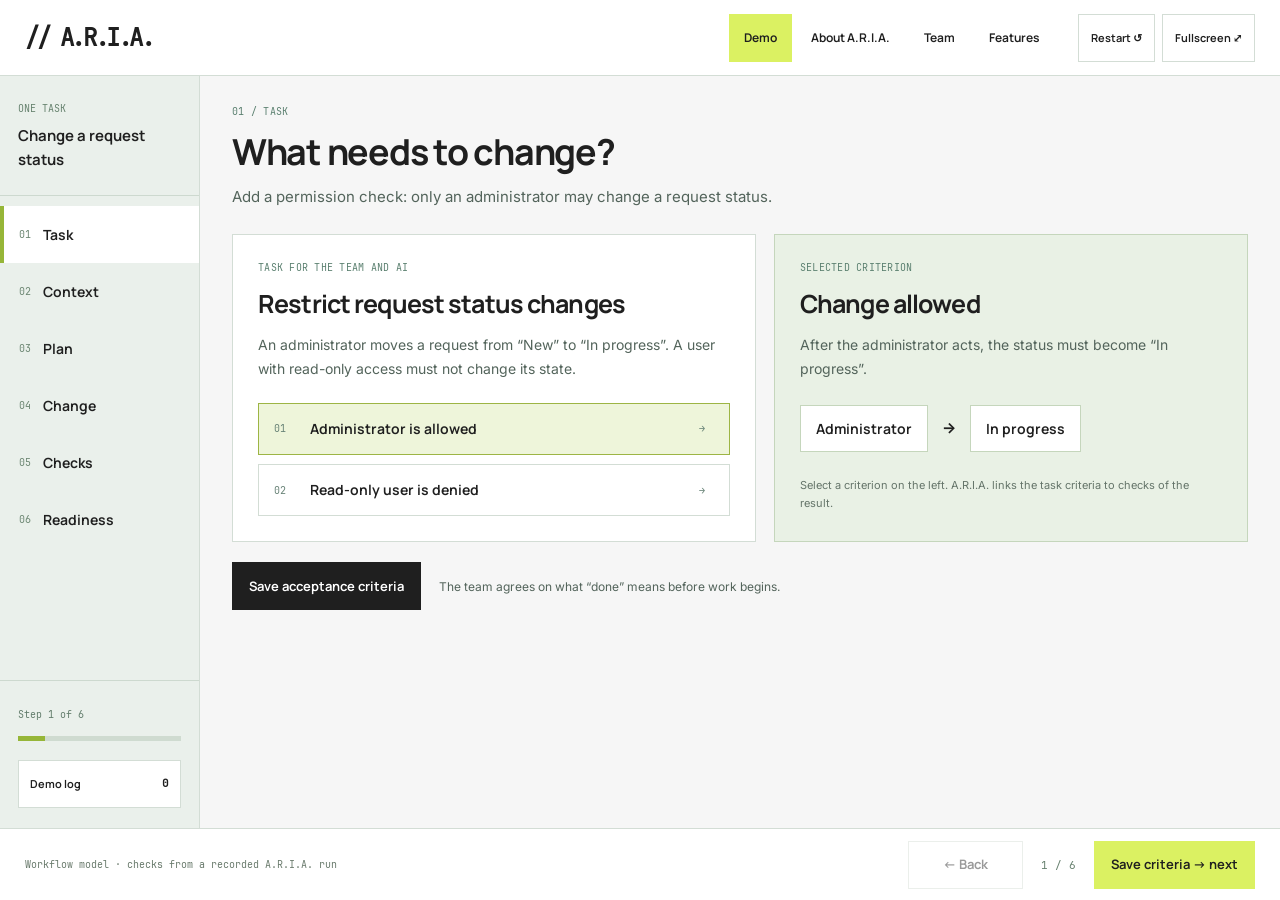
<file: index.html>
<!doctype html>
<html lang="en">
<head>
  <meta charset="utf-8">
  <meta name="viewport" content="width=device-width, initial-scale=1, viewport-fit=cover">
  <meta name="theme-color" content="#1f1f1f">
  <meta name="description" content="Interactive A.R.I.A. demo for tablets. Task, context, plan, code changes, checks and acceptance.">
  <title>// A.R.I.A. — interactive demo</title>
  <link rel="stylesheet" href="styles/main.css">
  <script defer src="data/demo-data.js"></script>
  <script defer src="data/evidence-data.js"></script>
  <script defer src="scripts/demo-engine.js"></script>
  <script defer src="scripts/app.js"></script>
</head>
<body>
  <a class="skip" href="#workspace">Skip to demo</a>
  <div class="app-shell">
    <header class="app-header">
      <a class="wordmark" href="#" id="brand-home" aria-label="A.R.I.A. — go to demo">// A.R.I.A.</a>
      <nav class="app-tabs" aria-label="App sections">
        <button type="button" data-view="demo" aria-current="page">Demo</button>
        <button type="button" data-view="about">About A.R.I.A.</button>
        <button type="button" data-view="team">Team</button>
        <button type="button" data-view="functions">Features</button>
      </nav>
      <div class="header-tools"><button type="button" id="reset-demo" title="Restart the demo">Restart ↺</button><button type="button" id="fullscreen" title="Fullscreen mode">Fullscreen ⤢</button></div>
    </header>
    <main id="workspace" class="workspace" tabindex="-1">
      <aside class="scenario-rail" id="scenario-rail">
        <div class="rail-heading"><span>ONE TASK</span><strong>Change a request status</strong></div>
        <nav id="step-nav" aria-label="Task stages"></nav>
        <div class="rail-progress"><span id="progress-label">Getting started</span><div class="progress-track"><span id="progress-fill"></span></div><button type="button" id="open-journal">Demo log <span id="journal-count">0</span></button></div>
      </aside>
      <section class="screen" id="screen" aria-label="A.R.I.A. demo" tabindex="-1"></section>
    </main>
    <footer class="app-footer"><div id="footer-note">Interactive workflow model · checks from a recorded A.R.I.A. run</div><div class="footer-nav" id="footer-nav"><button type="button" id="prev-step">← Back</button><span id="step-counter">1 / 6</span><button type="button" id="next-step" class="primary">Next →</button></div></footer>
  </div>
  <dialog id="info-dialog" class="info-dialog"><div class="dialog-top"><h2 id="dialog-title">Evidence</h2><button type="button" id="close-dialog" aria-label="Close dialog">Close ×</button></div><div id="dialog-body"></div></dialog>
  <div class="toast" id="toast" role="status" hidden></div>
  <noscript><p class="noscript">Enable JavaScript to use the interactive demo.</p></noscript>
</body>
</html>
</file>
<file: styles/main.css>
@font-face{font-family:Manrope;src:url('../assets/fonts/Manrope-Variable.ttf') format('truetype');font-weight:200 800;font-display:swap}
@font-face{font-family:Inter;src:url('../assets/fonts/Inter-Variable.ttf') format('truetype');font-weight:100 900;font-display:swap}
@font-face{font-family:Mono;src:url('../assets/fonts/JetBrainsMono-Regular.ttf') format('truetype');font-display:swap}
:root{--ink:#1f1f1f;--lime:#dbf162;--sage:#7ca5a5;--paper:#f6f6f6;--peach:#faad73;--line:#d3ddd5;--muted:#53645b;--heading:Manrope,'Segoe UI',sans-serif;--body:Inter,'Segoe UI',sans-serif;--mono:Mono,Consolas,monospace}
*{box-sizing:border-box}body{margin:0;background:var(--paper);color:var(--ink);font:15px/1.6 var(--body)}h1,h2,h3,p{margin:0}h1,h2,h3{font-family:var(--heading);line-height:1.2;letter-spacing:-.035em}button,a,input,summary{-webkit-tap-highlight-color:transparent}button,input{font:inherit}button{cursor:pointer;min-height:46px;padding:11px 16px;border:1px solid var(--line);background:#fff;color:var(--ink);font:650 13px/1.45 var(--heading);touch-action:manipulation}button:hover{border-color:#829c89}button:disabled{opacity:.45;cursor:default}button:focus-visible,a:focus-visible,input:focus-visible,summary:focus-visible{outline:3px solid #51659c;outline-offset:3px}a{color:inherit;text-decoration:none}[hidden]{display:none!important}.skip{position:absolute;top:-80px;left:20px;padding:13px;background:var(--lime);z-index:30}.skip:focus{top:10px}.app-shell{height:100vh;height:100dvh;display:grid;grid-template-rows:auto minmax(0,1fr) auto;overflow:hidden}.app-header{display:flex;align-items:center;gap:24px;min-height:76px;padding:10px 25px;background:#fff;border-bottom:1px solid var(--line)}.wordmark{font:700 24px/1 var(--mono);letter-spacing:-.1em;white-space:nowrap}.app-tabs{display:flex;gap:4px;margin-left:auto}.app-tabs button{border:0;background:transparent;padding:12px 15px;font-size:12px}.app-tabs button[aria-current=page]{background:var(--lime)}.header-tools{display:flex;gap:7px}.header-tools button{font-size:11px;padding:10px 12px}.workspace{display:grid;grid-template-columns:200px minmax(0,1fr);overflow:hidden;min-height:0}.workspace.wide{grid-template-columns:1fr}.scenario-rail{border-right:1px solid var(--line);background:#eaf0eb;display:flex;flex-direction:column;overflow:auto}.rail-heading{padding:26px 18px 23px;border-bottom:1px solid #cdd9cf}.rail-heading>span{display:block;font:10px var(--mono);color:#67836f;margin-bottom:9px}.rail-heading strong{font:650 15px/1.35 var(--heading)}#step-nav{padding:10px 0}#step-nav button{display:flex;align-items:center;width:100%;gap:12px;border:0;border-left:4px solid transparent;background:transparent;text-align:left;min-height:57px;padding:15px 15px}#step-nav button>span{font:10px var(--mono);color:#6d8773}#step-nav strong{font:650 14px var(--heading)}#step-nav small{margin-left:auto;color:#6c9169}#step-nav button[aria-current=step]{background:#fff;border-left-color:#96b638}.rail-progress{margin-top:auto;padding:20px 18px;border-top:1px solid #cdd9cf}.rail-progress>span{font:10px var(--mono);color:#637d6c}.progress-track{background:#cfdbd0;height:5px;margin:11px 0 19px}.progress-track span{display:block;height:100%;background:#96b638}.rail-progress button{width:100%;text-align:left;font-size:11px;padding:10px 11px}.rail-progress button span{float:right;padding-left:8px;font-family:var(--mono)}.screen{overflow:auto;padding:28px 32px 34px;min-width:0;min-height:0;overscroll-behavior:contain}.screen-heading{max-width:1050px;margin-bottom:25px}.eyebrow{display:block;font:10px/1.5 var(--mono);letter-spacing:.025em;color:#5b8070}.screen-heading h1{font-size:clamp(28px,2.8vw,40px);margin:11px 0 12px}.screen-heading>p{max-width:880px;font-size:15px;line-height:1.6;color:var(--muted)}.two-columns{display:grid;grid-template-columns:minmax(0,1.05fr) minmax(0,.95fr);gap:18px;align-items:stretch}.panel{padding:25px;border:1px solid var(--line);background:#fff;min-width:0}.panel h2{font-size:25px;margin:14px 0}.panel>p{font-size:14px;line-height:1.7;color:var(--muted)}.panel.accent{background:#e9f1e5;border-color:#c5d6bc}.panel-top{display:flex;align-items:center;justify-content:space-between;gap:12px;flex-wrap:wrap}.panel-top .eyebrow{margin:0}.version-badge,.pill{display:inline-block;padding:7px 9px;font:10px/1.45 var(--mono);background:#f0f3eb;color:#5b735b}.accent .pill{background:#fff}.primary{background:var(--ink);color:#fff;border-color:var(--ink)}.primary:hover{background:#3e5847;border-color:#3e5847}.secondary{background:#fff}.action-row{display:flex;flex-wrap:wrap;gap:10px;margin-top:20px}.action-row button{flex:0 1 auto}.stage-action{display:flex;align-items:center;gap:18px;flex-wrap:wrap;margin-top:20px}.stage-action>span{font-size:12px;color:var(--muted)}.notice{padding:15px 17px;border:1px solid var(--line);background:#f1f5ef;font-size:13px;line-height:1.6;margin-top:18px;min-width:0}.notice.good{background:#edf5d8;border-color:#c4d797}.notice.warn{background:#fff0df;border-color:#e9c5a5}.stage-action .notice{margin-top:0}.criteria{display:grid;gap:9px;margin-top:22px}.choice-row{display:grid;grid-template-columns:24px 1fr 15px;gap:12px;text-align:left;align-items:center;padding:15px}.choice-row>span{font:10px var(--mono);color:#678276}.choice-row strong{font:650 14px/1.45 var(--heading)}.choice-row.selected{border-color:#9db544;background:#eef5da}.mini-flow{display:flex;align-items:center;gap:14px;margin:24px 0}.mini-flow span{padding:13px 15px;background:#fff;border:1px solid #c5d6bc;font:650 14px var(--heading)}.small{font-size:11px!important;line-height:1.65!important;color:#65756a!important;margin-top:18px}.component-map{display:grid;grid-template-columns:1fr;gap:10px;margin:21px 0}.component{display:flex;gap:15px;align-items:center;text-align:left;min-height:70px}.component>span{font:10px var(--mono);color:#628373}.component strong{font:650 17px var(--heading)}.component small{margin-left:auto;white-space:nowrap;color:#617b68;font:10px var(--mono)}.component.selected{background:#eaf4d6;border-color:#9db544}.file-path{font:12px/1.7 var(--mono);overflow-wrap:anywhere;padding:17px;background:#fff;border:1px solid #c5d6bc;margin-top:26px}.role-note{margin-top:22px;padding:18px 20px;border-left:3px solid var(--sage);background:#edf3ef}.role-note strong{font:650 15px var(--heading)}.role-note p{font-size:13px;line-height:1.65;color:var(--muted);margin-top:7px}.task-row{display:flex;align-items:start;gap:15px;border-bottom:1px solid var(--line);padding:18px 0}.task-row:first-child{padding-top:0}.task-row>span:first-child{font:11px var(--mono);color:#628373;padding-top:4px}.task-row>div{flex:1}.task-row strong{font:650 17px/1.3 var(--heading)}.task-row p{font-size:12px;color:var(--muted);margin-top:7px}.task-row .pill{white-space:nowrap;font-size:9px}.segmented{display:flex;gap:4px;padding:4px;background:#dfe8dc;margin:17px 0}.segmented button{flex:1;border:1px solid transparent;background:transparent;font-size:12px}.segmented button.active{background:#fff;border-color:#bbcdb2}.request-status{display:flex;justify-content:space-between;gap:15px;align-items:center;padding:23px 20px;background:#f1f3ef;margin:21px 0;border-left:4px solid #a3b0a5}.request-status span{font-size:12px;color:#6a7a6c}.request-status strong{font:650 26px var(--heading)}.request-status.in-progress{background:#eff6d8;border-left-color:#a4bd43}.control-label{display:block;font:11px var(--mono);color:#657a6b}.inline-details{margin-top:22px;border-top:1px solid #c5d6bc;padding-top:16px}.inline-details summary{font-size:12px;cursor:pointer;min-height:44px;display:list-item}.inline-details pre{margin-top:8px}.screen pre{white-space:pre-wrap;overflow-wrap:anywhere;font:11px/1.65 var(--mono);padding:17px;background:#1f2922;color:#e5f0d4;margin:18px 0;max-width:100%;overflow:auto}.check-row{display:flex;gap:16px;align-items:start;border-bottom:1px solid var(--line);padding:23px 0}.check-icon{font:25px/1 var(--heading);color:#8d9c8f;padding-top:2px}.check-icon.passed{color:#5d8831}.check-icon.failed{color:#bd7035}.check-row strong{font:650 17px/1.4 var(--heading)}.check-row p{font-size:12px;color:var(--muted);margin-top:6px}.output-panel{background:#eaf0eb}.record-stamp{display:block;font:10px var(--mono);color:#677c6b;margin-top:9px}.output-summary{font:650 16px var(--heading);padding:15px 17px;background:#fff}.empty-state{padding:30px 7px;text-align:center;color:#65806a}.empty-state>span{display:block;font:50px/1 var(--heading);color:#9aae96}.empty-state h2{font-size:24px;margin:21px 0 12px}.empty-state p{font-size:13px;line-height:1.6;max-width:320px;margin-inline:auto}.summary-row{display:flex;justify-content:space-between;gap:16px;border-bottom:1px solid var(--line);padding:18px 0;font-size:12px;align-items:center}.summary-row>span{color:#647966}.summary-row strong{font:650 13px/1.45 var(--heading);text-align:right;max-width:65%}.challenge{margin-top:25px;padding:21px;background:#f5f3ed;border:1px solid #dfd9ca}.challenge strong{font:650 15px/1.4 var(--heading)}.challenge p{font-size:12px;line-height:1.6;color:#677565;margin:11px 0 17px}.decision-panel{background:#fff0df;border-color:#e5c4a3}.decision-panel.good-panel{background:#edf5d8;border-color:#c4d797}.decision-icon{display:block;font:60px/1 var(--heading);margin:28px 0 13px;color:#af723e}.good-panel .decision-icon{color:#688c36}.decision-panel h2{font-size:29px}.app-footer{display:flex;align-items:center;gap:25px;min-height:72px;padding:11px 25px;background:#fff;border-top:1px solid var(--line)}#footer-note{font:10px/1.6 var(--mono);color:#6a7b6d;max-width:550px}.footer-nav{display:flex;align-items:center;gap:18px;margin-left:auto}.footer-nav button{min-width:115px}.footer-nav>span{font:11px var(--mono);color:#67816f;white-space:nowrap}.footer-nav .primary{background:var(--lime);color:var(--ink);border-color:var(--lime)}.about-grid{display:grid;grid-template-columns:1fr 1fr;gap:18px}.about-grid .panel>button{margin-top:20px}.plain-list{padding-left:21px;font-size:14px;line-height:1.7;color:var(--muted);margin:17px 0}.plain-list li{margin-bottom:12px}.process-strip{display:grid;grid-template-columns:repeat(5,minmax(0,1fr));gap:10px;margin-top:20px}.process-strip button{text-align:left;display:flex;flex-direction:column;gap:12px;padding:18px}.process-strip span{font:10px var(--mono);color:#628373}.process-strip strong{font:650 15px var(--heading)}.process-strip small{font:9px/1.4 var(--mono);color:#70826e}.team-scope{display:flex;gap:25px;align-items:center;border:1px solid #c5d6bc;background:#e8f0e2;padding:19px 23px;margin-bottom:18px}.team-scope>span:first-child{font:10px var(--mono);color:#628373}.team-scope strong{font:650 17px var(--heading)}.team-scope .pill{margin-left:auto;background:#fff}.screen-note{font-size:11px;color:#6a7b6b;margin-top:20px;max-width:850px}.search{display:flex;gap:18px;align-items:center;padding:14px 18px;background:#fff;border:1px solid var(--line);margin-bottom:20px}.search>span{font:11px var(--mono);white-space:nowrap;color:#657b6b}.search input{border:0;min-height:44px;min-width:0;width:100%;background:transparent;font-size:14px}.feature-grid{display:grid;grid-template-columns:repeat(3,minmax(0,1fr));gap:15px}.feature-card{display:flex;flex-direction:column;text-align:left;min-height:210px;padding:24px}.feature-card>span{font:10px var(--mono);color:#628373}.feature-card h2{font-size:22px;line-height:1.2;margin:16px 0 12px}.feature-card p{font:400 12px/1.65 var(--body);color:var(--muted);flex:1;margin-bottom:21px}.feature-card>strong{font:650 11px var(--heading);color:#5d7b4b}.feature-card:hover{background:#eef4e6}.empty-search{font-size:14px;padding:25px;color:#617563}.info-dialog{width:min(880px,calc(100% - 48px));max-height:85vh;max-height:85dvh;padding:0;border:1px solid var(--line);background:#fff;color:var(--ink)}.info-dialog::backdrop{background:#162219aa}.dialog-top{display:flex;gap:25px;align-items:center;justify-content:space-between;padding:20px 25px;border-bottom:1px solid var(--line);position:sticky;top:0;background:#fff;z-index:1}.dialog-top h2{font-size:25px}#dialog-body{padding:23px 25px 30px}#dialog-body>p{font-size:14px;line-height:1.7;color:var(--muted);margin-bottom:18px}#dialog-body h3{font-size:19px;margin:22px 0 12px}#dialog-body pre{font:11px/1.65 var(--mono);padding:18px;background:#1f2922;color:#e5f0d4;white-space:pre-wrap;overflow-wrap:anywhere;overflow:auto}.artifact-tabs{display:flex;gap:7px;flex-wrap:wrap}.artifact-tabs button{font-size:11px}.modal-lead{font-size:17px!important}.link-button{padding:12px 15px;min-height:46px;border:1px solid var(--line);font:650 12px/1.5 var(--heading)}.journal{list-style:none;padding:0;margin-top:18px}.journal li{display:flex;gap:15px;padding:15px 0;border-bottom:1px solid var(--line);font-size:13px}.journal li span{font:11px var(--mono);color:#628373;min-width:23px}.toast{position:fixed;bottom:85px;left:50%;transform:translateX(-50%);padding:17px 23px;background:var(--ink);color:#fff;max-width:90%;font-size:13px;z-index:15}.noscript{position:fixed;top:120px;left:10%;padding:25px;background:#fff0df;z-index:20}
@media(max-width:1150px){.app-header{gap:16px;padding-inline:19px}.app-tabs button{font-size:11px;padding:12px 11px}.wordmark{font-size:22px}.header-tools button{font-size:10px;padding:10px}.workspace{grid-template-columns:175px minmax(0,1fr)}.screen{padding:25px 24px}.panel{padding:21px}.screen-heading h1{font-size:31px}.panel h2{font-size:23px}.feature-grid{grid-template-columns:repeat(2,minmax(0,1fr))}.task-row{gap:10px}.task-row .pill{font-size:8px;padding:6px}.panel .small{font-size:10px!important}.footer-nav{gap:12px}.app-footer{padding-inline:20px}#footer-note{max-width:410px}}
@media(max-width:900px){.app-header{gap:10px;flex-wrap:wrap;min-height:73px}.wordmark{font-size:21px}.app-tabs{order:3;width:100%;justify-content:center;border-top:1px solid var(--line);padding-top:6px}.app-tabs button{flex:1}.header-tools{margin-left:auto}.workspace{grid-template-columns:155px minmax(0,1fr)}.rail-heading{padding:21px 14px}.rail-heading strong{font-size:13px}#step-nav button{padding:13px 10px;gap:8px}#step-nav strong{font-size:12px}.rail-progress{padding:17px 12px}.screen{padding:22px 20px}.screen-heading{margin-bottom:20px}.screen-heading>p{font-size:13px}.panel{padding:18px}.two-columns{gap:12px}.panel h2{font-size:22px}.panel>p{font-size:12px}.choice-row{padding:12px;gap:9px}.choice-row strong{font-size:12px}.task-row{flex-wrap:wrap}.task-row>.pill{display:none}.task-row strong{font-size:15px}.segmented button{font-size:10px;padding:10px 7px}.request-status strong{font-size:23px}.action-row button{font-size:11px;padding:12px}.check-row strong{font-size:15px}.component strong{font-size:15px}.component small{font-size:9px}.team-scope{gap:15px}.team-scope strong{font-size:15px}.process-strip{grid-template-columns:repeat(3,minmax(0,1fr))}.app-footer{gap:15px;padding:10px 18px;min-height:72px}#footer-note{font-size:8px;max-width:260px}.footer-nav button{min-width:98px;font-size:12px}}
@media(max-width:650px){.app-header{padding:9px 14px}.header-tools button{font-size:9px}.wordmark{font-size:19px}.workspace{grid-template-columns:1fr;grid-template-rows:auto minmax(0,1fr)}.workspace.wide{grid-template-rows:minmax(0,1fr)}.scenario-rail{border-right:0;border-bottom:1px solid var(--line);overflow:hidden}.rail-heading,.rail-progress{display:none}#step-nav{display:flex;overflow-x:auto;padding:0;scrollbar-width:thin}#step-nav button{min-width:99px;width:auto;flex:none;flex-direction:column;gap:3px;min-height:58px;padding:8px;border-left:0;border-bottom:3px solid transparent}#step-nav button[aria-current=step]{border-bottom-color:#96b638}#step-nav small{display:none}.screen{padding:20px 17px 25px}.screen-heading h1{font-size:29px}.screen-heading>p{font-size:13px}.two-columns,.about-grid{grid-template-columns:1fr}.panel{padding:20px}.panel>p{font-size:13px}.panel h2{font-size:24px}.choice-row strong{font-size:13px}.action-row button{font-size:12px}.team-scope{flex-wrap:wrap;padding:17px}.team-scope>span:first-child{width:100%}.team-scope .pill{margin-left:0}.feature-grid{grid-template-columns:1fr}.feature-card{min-height:180px}.search{display:block;padding:10px 15px}.search>span{display:block;font-size:9px}.search input{font-size:12px}.process-strip{grid-template-columns:1fr 1fr}.stage-action{gap:12px}.app-footer{flex-direction:column;gap:6px;padding:7px 14px 10px;align-items:stretch}#footer-note{font-size:8px;max-width:none}.footer-nav{width:100%;margin:0;justify-content:space-between}.footer-nav button{min-width:100px}.info-dialog{width:calc(100% - 24px);max-height:90dvh}.dialog-top{padding:15px;gap:10px}.dialog-top h2{font-size:22px}.dialog-top button{font-size:11px;padding:11px}.artifact-tabs button{flex:1 1 40%}#dialog-body{padding:17px 16px 25px}.decision-panel h2{font-size:25px}}
.depth-panel{display:grid;grid-template-columns:minmax(0,.85fr) minmax(0,1.15fr);gap:25px;margin-top:18px;padding:21px 24px;border:1px solid var(--line);background:#fff}.depth-panel .segmented{margin:10px 0 0}.depth-panel h2{font-size:20px;margin-bottom:8px}.depth-panel p{font-size:12px;line-height:1.6;color:var(--muted)}.depth-panel .small{display:block;margin-top:10px}
button,.link-button{min-height:48px}
@media(max-width:650px){.depth-panel{grid-template-columns:1fr;gap:18px;padding:20px}.depth-panel .segmented button{font-size:10px;padding:10px 8px}}
@media(prefers-reduced-motion:reduce){*{scroll-behavior:auto!important}}
</file>
